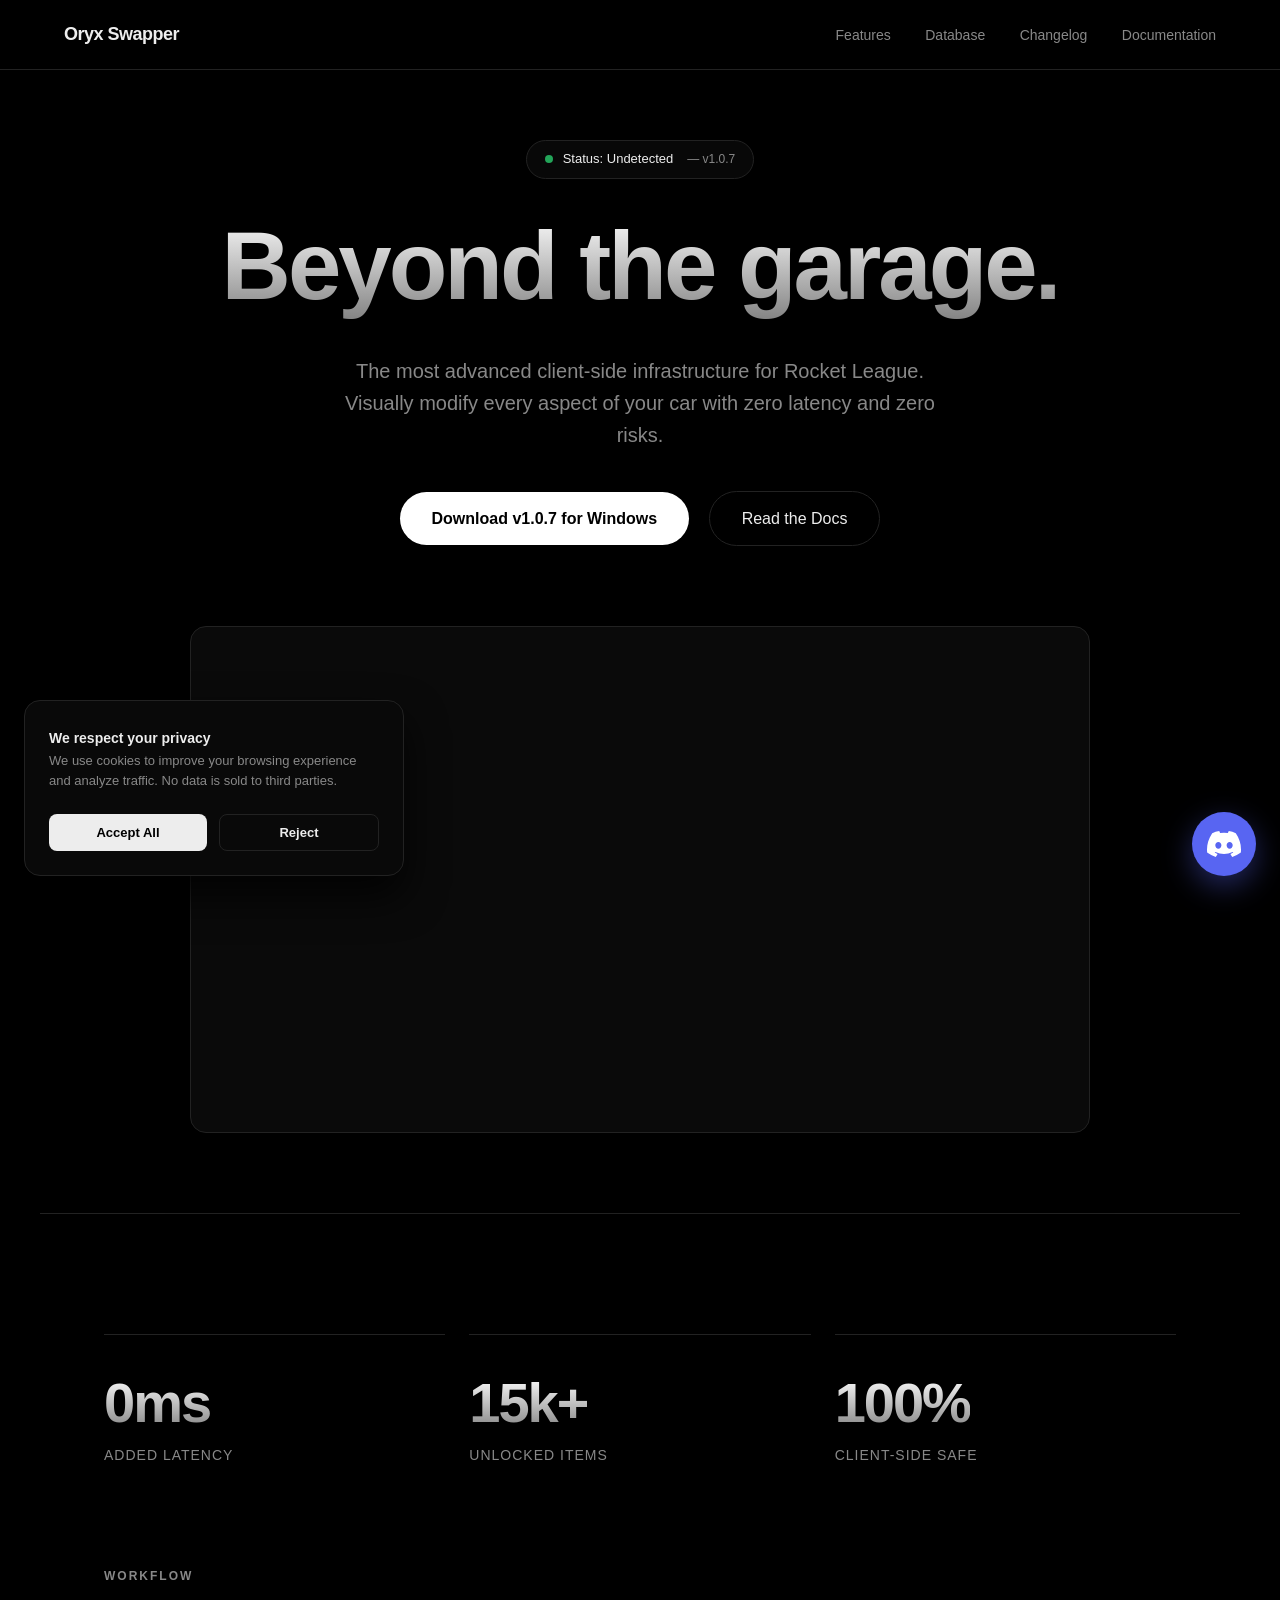
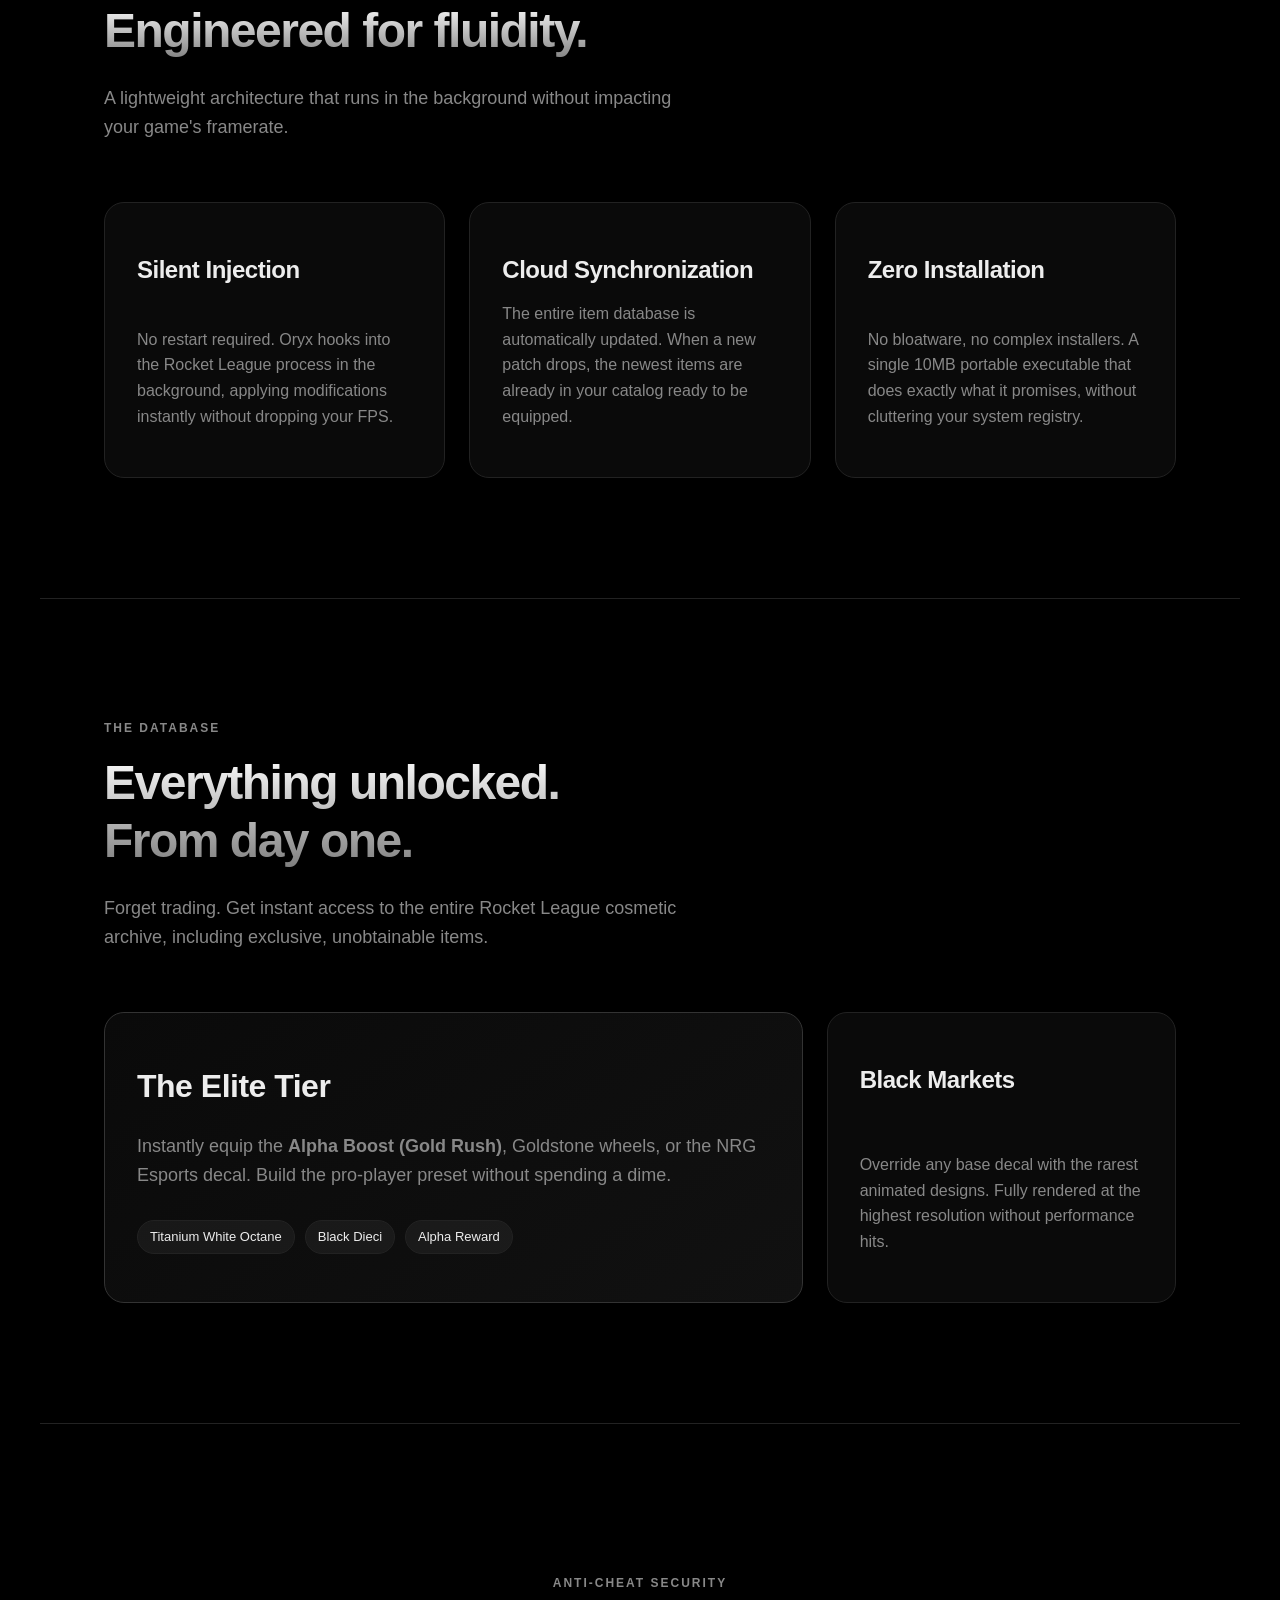
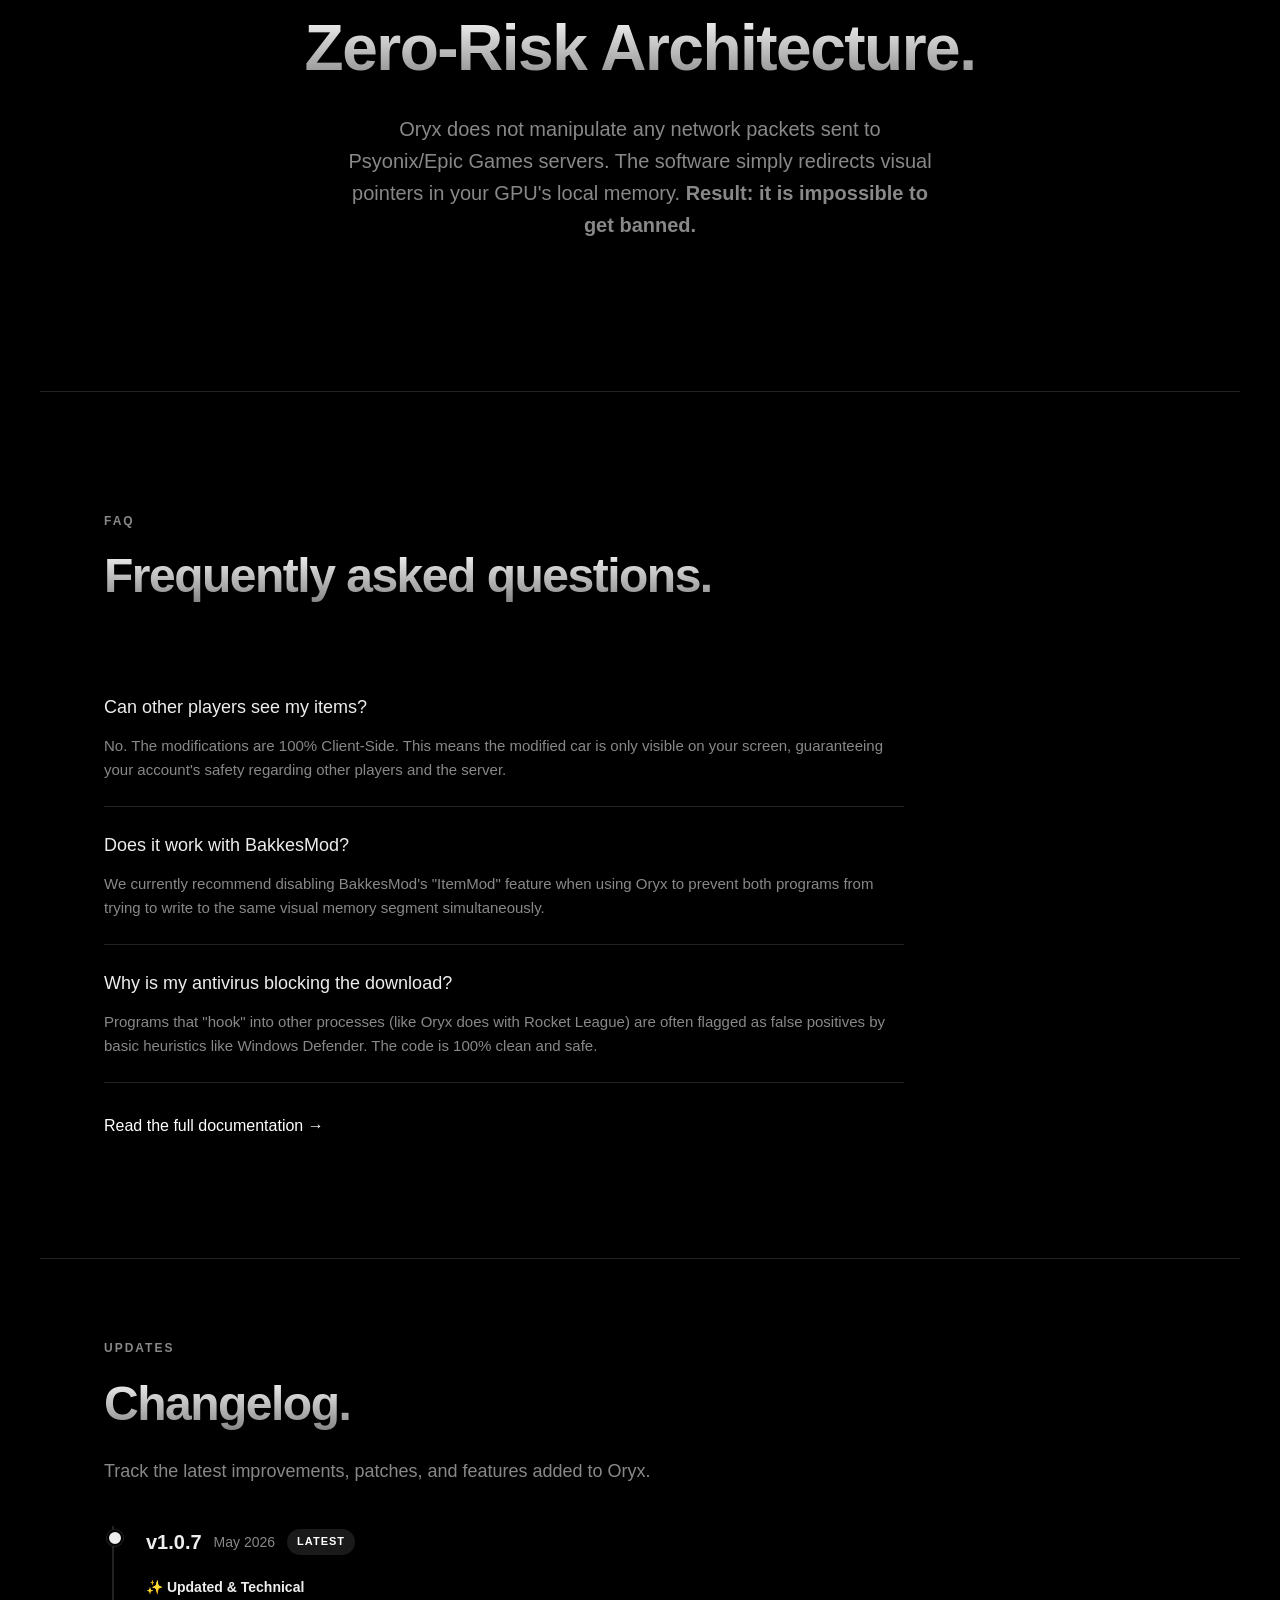
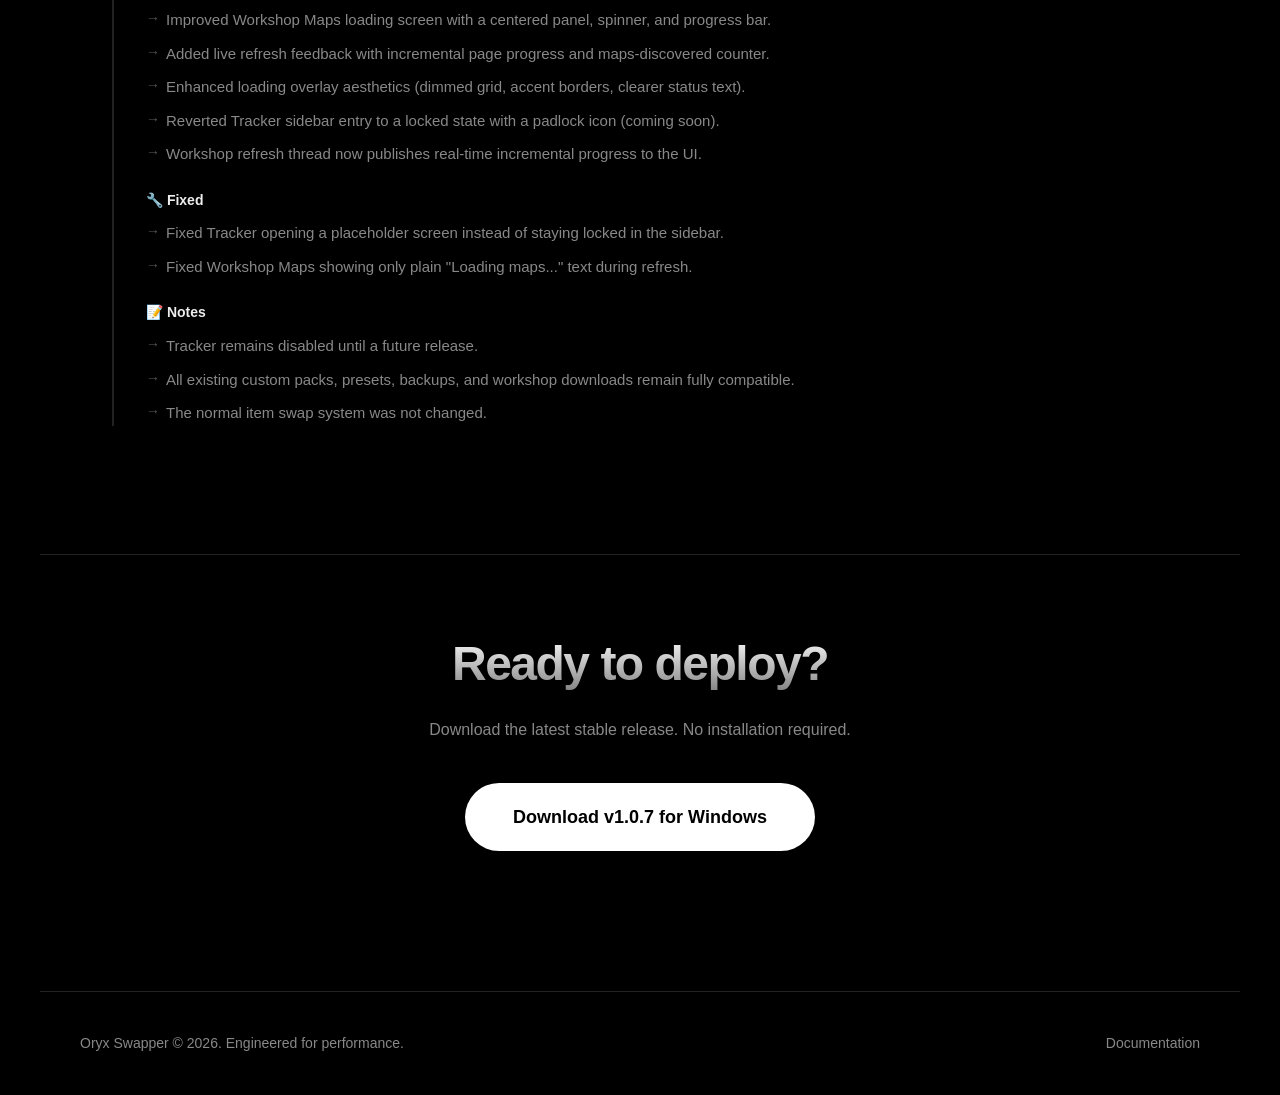
<file: index.html>
<!DOCTYPE html>
<html lang="en">
<head>
    <meta charset="UTF-8">
    <meta name="viewport" content="width=device-width, initial-scale=1.0">
    <title>Oryx Swapper | The Ultimate Item Swapper</title>
    <style>
        :root {
            --bg: #000000;
            --surface: #0a0a0a;
            --surface-hover: #121212;
            --border: #222;
            --border-hover: #333;
            --text: #ededed;
            --muted: #888;
            --accent: #fff;
            --accent-bg: #000;
            --discord: #5865F2;
            --discord-hover: #4752C4;
        }

        * { margin: 0; padding: 0; box-sizing: border-box; font-family: 'Inter', -apple-system, BlinkMacSystemFont, "Segoe UI", Roboto, sans-serif; }
        
        body { background: var(--bg); color: var(--text); line-height: 1.6; overflow-x: hidden; }

        /* Smooth Scroll & Animations */
        html { scroll-behavior: smooth; }
        .reveal { opacity: 0; transform: translateY(30px); transition: all 0.8s cubic-bezier(0.16, 1, 0.3, 1); }
        .reveal.active { opacity: 1; transform: translateY(0); }
        .delay-1 { transition-delay: 0.1s; }
        .delay-2 { transition-delay: 0.2s; }

        /* Navbar */
        nav {
            position: fixed; top: 0; width: 100%; padding: 20px 5vw; display: flex; justify-content: space-between; align-items: center;
            background: rgba(0, 0, 0, 0.6); backdrop-filter: blur(16px); -webkit-backdrop-filter: blur(16px); border-bottom: 1px solid var(--border); z-index: 100;
        }
        .logo { font-weight: 600; color: var(--text); text-decoration: none; font-size: 18px; letter-spacing: -0.5px; }
        .nav-links a { color: var(--muted); text-decoration: none; margin-left: 30px; font-size: 14px; font-weight: 500; transition: color 0.3s; }
        .nav-links a:hover { color: var(--text); }

        /* Typography */
        .text-gradient { 
            background: linear-gradient(180deg, #fff 0%, #777 100%); 
            -webkit-background-clip: text; 
            -webkit-text-fill-color: transparent; 
            padding-bottom: 0.1em;
            display: inline-block;
        }
        .tag { font-size: 12px; text-transform: uppercase; letter-spacing: 2px; color: var(--muted); margin-bottom: 16px; display: block; font-weight: 600; }
        h2 { font-size: clamp(32px, 5vw, 48px); font-weight: 600; letter-spacing: -1.5px; margin-bottom: 20px; line-height: 1.2; }
        .section-desc { font-size: 18px; color: var(--muted); max-width: 600px; margin-bottom: 60px; }

        /* LIVE STATUS PILL */
        .status-pill {
            display: inline-flex;
            align-items: center;
            gap: 10px;
            background: rgba(255, 255, 255, 0.03);
            border: 1px solid var(--border);
            padding: 8px 18px;
            border-radius: 100px;
            font-size: 13px;
            font-weight: 500;
            color: var(--text);
            margin-bottom: 32px;
            text-decoration: none;
            transition: all 0.3s ease;
        }
        .status-pill:hover { background: rgba(255, 255, 255, 0.08); border-color: #444; transform: translateY(-1px); }
        .pulse-dot {
            width: 8px;
            height: 8px;
            background-color: #23a559;
            border-radius: 50%;
            box-shadow: 0 0 0 0 rgba(35, 165, 89, 0.7);
            animation: pulse 2s infinite;
        }
        @keyframes pulse {
            0% { transform: scale(0.95); box-shadow: 0 0 0 0 rgba(35, 165, 89, 0.7); }
            70% { transform: scale(1); box-shadow: 0 0 0 6px rgba(35, 165, 89, 0); }
            100% { transform: scale(0.95); box-shadow: 0 0 0 0 rgba(35, 165, 89, 0); }
        }
        .status-version { color: var(--muted); margin-left: 4px; font-size: 12px; }

        /* Hero */
        .hero { min-height: 100vh; display: flex; flex-direction: column; justify-content: center; align-items: center; text-align: center; padding: 140px 20px 80px; }
        .hero h1 { font-size: clamp(48px, 8vw, 96px); font-weight: 700; letter-spacing: -3px; line-height: 1.15; margin-bottom: 24px; }
        .hero p { font-size: 20px; color: var(--muted); max-width: 600px; margin-bottom: 40px; }
        
        /* Buttons */
        .btn-primary { padding: 14px 32px; background: var(--accent); color: var(--accent-bg); border-radius: 100px; font-weight: 600; text-decoration: none; transition: transform 0.2s, box-shadow 0.2s; display: inline-block; }
        .btn-primary:hover { transform: translateY(-2px); box-shadow: 0 8px 30px rgba(255,255,255,0.2); }
        .btn-secondary { padding: 14px 32px; border: 1px solid var(--border); color: var(--text); border-radius: 100px; font-weight: 500; text-decoration: none; margin-left: 15px; transition: background 0.2s, border-color 0.2s; display: inline-block; }
        .btn-secondary:hover { background: var(--surface); border-color: var(--border-hover); }

        /* Video Showcase Native */
        .video-wrapper {
            position: relative;
            width: 100%;
            max-width: 900px;
            margin: 60px auto 0;
            border-radius: 16px;
            overflow: hidden;
            border: 1px solid var(--border);
            box-shadow: 0 20px 60px rgba(0,0,0,0.6);
            aspect-ratio: 16 / 9;
            background: var(--surface);
        }
        .video-wrapper video { position: absolute; top: 0; left: 0; width: 100%; height: 100%; object-fit: cover; pointer-events: none; }

        /* Layout & Constraints */
        section { padding: 120px 5vw; max-width: 1200px; margin: 0 auto; border-bottom: 1px solid var(--border); }
        section:last-of-type { border-bottom: none; }
        
        /* Grids & Cards */
        .bento-grid { display: grid; grid-template-columns: repeat(auto-fit, minmax(320px, 1fr)); gap: 24px; }
        .bento-asym { display: grid; grid-template-columns: 2fr 1fr; gap: 24px; }
        @media (max-width: 900px) { .bento-asym { grid-template-columns: 1fr; } }
        .card { background: var(--surface); border: 1px solid var(--border); border-radius: 20px; padding: 48px 32px; transition: all 0.4s ease; display: flex; flex-direction: column; justify-content: space-between; }
        .card:hover { border-color: var(--border-hover); background: var(--surface-hover); transform: translateY(-3px); }
        .card h3 { font-size: 24px; margin-bottom: 12px; font-weight: 600; letter-spacing: -0.5px; }
        .card p { color: var(--muted); font-size: 16px; line-height: 1.6; }

        /* Stats Grid */
        .stats-grid { display: grid; grid-template-columns: repeat(auto-fit, minmax(250px, 1fr)); gap: 24px; margin-bottom: 60px; }
        .stat-item { padding: 40px 0; border-top: 1px solid var(--border); }
        .stat-item h4 { font-size: 56px; font-weight: 600; letter-spacing: -2px; color: var(--text); margin-bottom: 8px; line-height: 1; }
        .stat-item p { color: var(--muted); font-size: 14px; text-transform: uppercase; letter-spacing: 1px; font-weight: 500; }

        /* FAQ Section */
        .faq-item { border-bottom: 1px solid var(--border); padding: 24px 0; }
        .faq-item h4 { font-size: 18px; font-weight: 500; margin-bottom: 12px; }
        .faq-item p { color: var(--muted); font-size: 15px; }

        /* CHANGELOG TIMELINE */
        .changelog-box { border-left: 2px solid var(--border); padding-left: 32px; margin-top: 40px; margin-left: 8px;}
        .changelog-item { position: relative; margin-bottom: 40px; }
        .changelog-item:last-child { margin-bottom: 0; }
        .changelog-item::before { content: ''; position: absolute; left: -39px; top: 4px; width: 12px; height: 12px; border-radius: 50%; background: var(--text); border: 2px solid var(--bg); box-shadow: 0 0 0 1px var(--border); }
        .changelog-version { font-size: 20px; font-weight: 600; color: var(--text); margin-bottom: 8px; display: flex; align-items: center; gap: 12px; }
        .changelog-date { font-size: 14px; color: var(--muted); font-weight: 400; }
        .changelog-tag { font-size: 11px; text-transform: uppercase; letter-spacing: 1px; background: rgba(255,255,255,0.1); padding: 4px 10px; border-radius: 100px; color: var(--accent); font-weight: 600; }
        .changelog-list { list-style: none; color: var(--muted); font-size: 15px; line-height: 1.7; margin-top: 8px; }
        .changelog-list li { position: relative; padding-left: 20px; margin-bottom: 8px; }
        .changelog-list li::before { content: '→'; position: absolute; left: 0; color: #555; font-size: 14px; }
        code { background: #1a1a1a; padding: 2px 6px; border-radius: 4px; font-family: monospace; color: var(--accent); font-size: 13px; }

        /* Cookie Banner */
        .cookie-banner { position: fixed; bottom: 24px; left: 24px; max-width: 380px; background: rgba(10, 10, 10, 0.95); backdrop-filter: blur(10px); border: 1px solid var(--border); border-radius: 16px; padding: 24px; z-index: 9999; box-shadow: 0 20px 40px rgba(0,0,0,0.8); display: flex; flex-direction: column; gap: 16px; transition: opacity 0.4s ease, transform 0.4s ease; }
        .cookie-banner.hidden { opacity: 0; transform: translateY(20px); pointer-events: none; }
        .cookie-text p { font-size: 13px; color: var(--muted); line-height: 1.5; margin-bottom: 8px; }
        .cookie-text strong { color: var(--text); font-weight: 600; font-size: 14px; }
        .cookie-buttons { display: flex; gap: 12px; }
        .btn-cookie { flex: 1; padding: 10px; border-radius: 8px; font-size: 13px; font-weight: 600; cursor: pointer; transition: all 0.2s; text-align: center; }
        .btn-cookie-accept { background: var(--text); color: var(--bg); border: none; }
        .btn-cookie-accept:hover { background: #fff; transform: translateY(-1px); }
        .btn-cookie-reject { background: transparent; color: var(--text); border: 1px solid var(--border); }
        .btn-cookie-reject:hover { background: var(--surface-hover); }

        footer { text-align: center; padding: 40px; border-top: 1px solid var(--border); color: var(--muted); font-size: 14px; display: flex; justify-content: space-between; max-width: 1200px; margin: 0 auto; align-items: center;}
        @media (max-width: 600px) { footer { flex-direction: column; gap: 20px; } }

        /* DISCORD FLOATING BUTTON E POPUP */
        .discord-fab {
            position: fixed;
            bottom: 24px;
            right: 24px;
            width: 64px;
            height: 64px;
            background: var(--discord);
            border-radius: 50%;
            display: flex;
            align-items: center;
            justify-content: center;
            color: white;
            box-shadow: 0 10px 30px rgba(88, 101, 242, 0.4);
            cursor: pointer;
            z-index: 1000;
            transition: transform 0.3s cubic-bezier(0.175, 0.885, 0.32, 1.275), background 0.3s;
        }
        .discord-fab:hover { transform: scale(1.1); background: var(--discord-hover); }
        .discord-fab svg { width: 34px; height: 34px; }

        .discord-popup {
            position: fixed;
            bottom: 100px;
            right: 24px;
            width: 320px;
            background: rgba(15, 15, 15, 0.95);
            backdrop-filter: blur(20px);
            -webkit-backdrop-filter: blur(20px);
            border: 1px solid var(--border);
            border-radius: 20px;
            padding: 24px;
            z-index: 999;
            box-shadow: 0 20px 50px rgba(0,0,0,0.8);
            transform-origin: bottom right;
            transform: scale(0.8) translateY(20px);
            opacity: 0;
            pointer-events: none;
            transition: all 0.4s cubic-bezier(0.16, 1, 0.3, 1);
        }
        .discord-popup.active { transform: scale(1) translateY(0); opacity: 1; pointer-events: all; }
        .discord-popup-close { position: absolute; top: 16px; right: 16px; background: transparent; border: none; color: var(--muted); font-size: 16px; cursor: pointer; transition: color 0.2s; }
        .discord-popup-close:hover { color: var(--text); }
        .discord-popup h4 { font-size: 20px; margin-bottom: 8px; color: var(--text); }
        .discord-popup p { font-size: 14px; color: var(--muted); margin-bottom: 20px; line-height: 1.5; }
        .btn-discord-small { display: block; width: 100%; padding: 12px 0; background: var(--discord); color: white; text-align: center; text-decoration: none; border-radius: 12px; font-weight: 600; font-size: 14px; transition: background 0.2s; }
        .btn-discord-small:hover { background: var(--discord-hover); }

    </style>
</head>
<body>

    <nav>
        <a href="index.html" class="logo">Oryx Swapper</a>
        <div class="nav-links">
            <a href="#metrics">Features</a>
            <a href="#catalog">Database</a>
            <a href="#changelog">Changelog</a>
            <a href="docs.html">Documentation</a>
        </div>
    </nav>

    <section class="hero reveal">
        <a href="#changelog" class="status-pill reveal">
            <span class="pulse-dot"></span>
            Status: Undetected
            <span class="status-version">— v1.0.7</span>
        </a>

        <h1 class="text-gradient">Beyond the garage.</h1>
        <p>The most advanced client-side infrastructure for Rocket League. Visually modify every aspect of your car with zero latency and zero risks.</p>
        <div style="margin-bottom: 20px;">
            <a href="https://cdn.discordapp.com/attachments/1502371174368280660/1510604176642805760/OryxSwapperSetup.exe?ex=6a1d6b45&is=6a1c19c5&hm=892681a0b840bd179c7fddf91a1134a19284d0677f557dc7e3f24e0b706338aa&" class="btn-primary">Download v1.0.7 for Windows</a>
            <a href="docs.html" class="btn-secondary">Read the Docs</a>
        </div>
        
        <div class="video-wrapper reveal delay-1">
            <video autoplay loop muted playsinline>
                <source src="showcase.mp4" type="video/mp4">
                Your browser does not support HTML5 video.
            </video>
        </div>
    </section>

    <section id="metrics">
        <div class="stats-grid reveal">
            <div class="stat-item">
                <h4 class="text-gradient">0ms</h4>
                <p>Added Latency</p>
            </div>
            <div class="stat-item delay-1">
                <h4 class="text-gradient">15k+</h4>
                <p>Unlocked Items</p>
            </div>
            <div class="stat-item delay-2">
                <h4 class="text-gradient">100%</h4>
                <p>Client-Side Safe</p>
            </div>
        </div>
        
        <span class="tag reveal">Workflow</span>
        <h2 class="text-gradient reveal">Engineered for fluidity.</h2>
        <p class="section-desc reveal">A lightweight architecture that runs in the background without impacting your game's framerate.</p>

        <div class="bento-grid">
            <div class="card reveal">
                <h3>Silent Injection</h3>
                <p>No restart required. Oryx hooks into the Rocket League process in the background, applying modifications instantly without dropping your FPS.</p>
            </div>
            <div class="card reveal delay-1">
                <h3>Cloud Synchronization</h3>
                <p>The entire item database is automatically updated. When a new patch drops, the newest items are already in your catalog ready to be equipped.</p>
            </div>
            <div class="card reveal delay-2">
                <h3>Zero Installation</h3>
                <p>No bloatware, no complex installers. A single 10MB portable executable that does exactly what it promises, without cluttering your system registry.</p>
            </div>
        </div>
    </section>

    <section id="catalog">
        <span class="tag reveal">The Database</span>
        <h2 class="text-gradient reveal">Everything unlocked.<br>From day one.</h2>
        <p class="section-desc reveal">Forget trading. Get instant access to the entire Rocket League cosmetic archive, including exclusive, unobtainable items.</p>

        <div class="bento-asym">
            <div class="card reveal" style="background: linear-gradient(145deg, #0a0a0a 0%, #111 100%); border-color: #333;">
                <h3 style="font-size: 32px; margin-bottom: 20px;">The Elite Tier</h3>
                <p style="font-size: 18px; margin-bottom: 30px;">Instantly equip the <strong>Alpha Boost (Gold Rush)</strong>, Goldstone wheels, or the NRG Esports decal. Build the pro-player preset without spending a dime.</p>
                <div style="display: flex; gap: 10px; flex-wrap: wrap;">
                    <span style="padding: 6px 12px; background: rgba(255,255,255,0.05); border: 1px solid var(--border); border-radius: 100px; font-size: 13px;">Titanium White Octane</span>
                    <span style="padding: 6px 12px; background: rgba(255,255,255,0.05); border: 1px solid var(--border); border-radius: 100px; font-size: 13px;">Black Dieci</span>
                    <span style="padding: 6px 12px; background: rgba(255,255,255,0.05); border: 1px solid var(--border); border-radius: 100px; font-size: 13px;">Alpha Reward</span>
                </div>
            </div>
            <div class="card reveal delay-1">
                <h3>Black Markets</h3>
                <p>Override any base decal with the rarest animated designs. Fully rendered at the highest resolution without performance hits.</p>
            </div>
        </div>
    </section>

    <section id="security" style="text-align: center; padding: 150px 5vw;">
        <span class="tag reveal" style="margin: 0 auto 16px;">Anti-Cheat Security</span>
        <h2 class="text-gradient reveal" style="font-size: clamp(36px, 6vw, 64px);">Zero-Risk Architecture.</h2>
        <p class="section-desc reveal" style="margin: 0 auto; font-size: 20px;">
            Oryx does not manipulate any network packets sent to Psyonix/Epic Games servers. 
            The software simply redirects visual pointers in your GPU's local memory. 
            <strong>Result: it is impossible to get banned.</strong>
        </p>
    </section>

    <section id="faq">
        <span class="tag reveal">FAQ</span>
        <h2 class="text-gradient reveal">Frequently asked questions.</h2>
        
        <div style="max-width: 800px; margin-top: 40px;">
            <div class="faq-item reveal">
                <h4>Can other players see my items?</h4>
                <p>No. The modifications are 100% Client-Side. This means the modified car is only visible on your screen, guaranteeing your account's safety regarding other players and the server.</p>
            </div>
            <div class="faq-item reveal">
                <h4>Does it work with BakkesMod?</h4>
                <p>We currently recommend disabling BakkesMod's "ItemMod" feature when using Oryx to prevent both programs from trying to write to the same visual memory segment simultaneously.</p>
            </div>
            <div class="faq-item reveal">
                <h4>Why is my antivirus blocking the download?</h4>
                <p>Programs that "hook" into other processes (like Oryx does with Rocket League) are often flagged as false positives by basic heuristics like Windows Defender. The code is 100% clean and safe.</p>
            </div>
        </div>
        <p class="reveal" style="margin-top: 30px;"><a href="docs.html" style="color: var(--accent); text-decoration: none; font-weight: 500;">Read the full documentation &rarr;</a></p>
    </section>

    <section id="changelog" style="padding-top: 80px;">
        <span class="tag reveal">Updates</span>
        <h2 class="text-gradient reveal">Changelog.</h2>
        <p class="section-desc reveal" style="margin-bottom: 20px;">Track the latest improvements, patches, and features added to Oryx.</p>
        
        <div class="changelog-box reveal">
            <div class="changelog-item">
                <div class="changelog-version">v1.0.7 <span class="changelog-date">May 2026</span> <span class="changelog-tag">Latest</span></div>
                
                <div style="margin-top: 16px;">
                    <strong style="color: var(--text); font-size: 14px;">✨ Updated & Technical</strong>
                    <ul class="changelog-list" style="margin-bottom: 20px;">
                        <li>Improved Workshop Maps loading screen with a centered panel, spinner, and progress bar.</li>
                        <li>Added live refresh feedback with incremental page progress and maps-discovered counter.</li>
                        <li>Enhanced loading overlay aesthetics (dimmed grid, accent borders, clearer status text).</li>
                        <li>Reverted Tracker sidebar entry to a locked state with a padlock icon (coming soon).</li>
                        <li>Workshop refresh thread now publishes real-time incremental progress to the UI.</li>
                    </ul>

                    <strong style="color: var(--text); font-size: 14px;">🔧 Fixed</strong>
                    <ul class="changelog-list" style="margin-bottom: 20px;">
                        <li>Fixed Tracker opening a placeholder screen instead of staying locked in the sidebar.</li>
                        <li>Fixed Workshop Maps showing only plain "Loading maps..." text during refresh.</li>
                    </ul>
                    
                    <strong style="color: var(--text); font-size: 14px;">📝 Notes</strong>
                    <ul class="changelog-list">
                        <li>Tracker remains disabled until a future release.</li>
                        <li>All existing custom packs, presets, backups, and workshop downloads remain fully compatible.</li>
                        <li>The normal item swap system was not changed.</li>
                    </ul>
                </div>
            </div>
        </div>
    </section>

    <section id="download" style="text-align: center; padding-top: 80px; padding-bottom: 120px; border-bottom: none;">
        <h2 class="text-gradient reveal">Ready to deploy?</h2>
        <p class="reveal" style="color: var(--muted); margin-bottom: 40px;">Download the latest stable release. No installation required.</p>
        <div class="reveal">
            <a href="https://cdn.discordapp.com/attachments/1502371174368280660/1510604176642805760/OryxSwapperSetup.exe?ex=6a1d6b45&is=6a1c19c5&hm=892681a0b840bd179c7fddf91a1134a19284d0677f557dc7e3f24e0b706338aa&" class="btn-primary" style="padding: 20px 48px; font-size: 18px; margin-bottom: 20px;">Download v1.0.7 for Windows</a>
        </div>
    </section>

    <footer>
        <div>Oryx Swapper &copy; 2026. Engineered for performance.</div>
        <div style="display: flex; gap: 20px;">
            <a href="docs.html" style="color: var(--muted); text-decoration: none;">Documentation</a>
        </div>
    </footer>

    <div class="discord-fab" onclick="toggleDiscordPopup()">
        <svg xmlns="http://www.w3.org/2000/svg" viewBox="0 0 127.14 96.36" fill="currentColor">
            <path d="M107.7,8.07A105.15,105.15,0,0,0,81.47,0a72.06,72.06,0,0,0-3.36,6.83A97.68,97.68,0,0,0,49,6.83,72.37,72.37,0,0,0,45.64,0,105.89,105.89,0,0,0,19.39,8.09C2.79,32.65-1.71,56.6.54,80.21h0A105.73,105.73,0,0,0,32.71,96.36,77.7,77.7,0,0,0,39.6,85.25a68.42,68.42,0,0,1-10.85-5.18c.91-.66,1.8-1.34,2.66-2a75.57,75.57,0,0,0,64.32,0c.87.71,1.76,1.39,2.66,2a68.68,68.68,0,0,1-10.87,5.19,77,77,0,0,0,6.89,11.1A105.25,105.25,0,0,0,126.6,80.22h0C129.24,52.84,122.09,29.11,107.7,8.07ZM42.45,65.69C36.18,65.69,31,60,31,53s5-12.74,11.43-12.74S54,46,53.89,53,48.84,65.69,42.45,65.69Zm42.24,0C78.41,65.69,73.31,60,73.31,53s5-12.74,11.43-12.74S96.2,46,96.12,53,91.08,65.69,84.69,65.69Z"/>
        </svg>
    </div>

    <div class="discord-popup" id="discordPopup">
        <button class="discord-popup-close" onclick="toggleDiscordPopup()">✖</button>
        <h4>Need Support?</h4>
        <p>Join our Discord community to chat, get technical help, and see the latest updates.</p>
        <a href="https://discord.gg/bWQGST8vEH" target="_blank" class="btn-discord-small">Join the Server</a>
    </div>

    <div id="cookie-banner" class="cookie-banner">
        <div class="cookie-text">
            <strong>We respect your privacy</strong>
            <p>We use cookies to improve your browsing experience and analyze traffic. No data is sold to third parties.</p>
        </div>
        <div class="cookie-buttons">
            <button class="btn-cookie btn-cookie-accept" onclick="handleCookie(true)">Accept All</button>
            <button class="btn-cookie btn-cookie-reject" onclick="handleCookie(false)">Reject</button>
        </div>
    </div>

    <script>
        function reveal() {
            var reveals = document.querySelectorAll(".reveal");
            for (var i = 0; i < reveals.length; i++) {
                var windowHeight = window.innerHeight;
                var elementTop = reveals[i].getBoundingClientRect().top;
                var elementVisible = 100;
                if (elementTop < windowHeight - elementVisible) {
                    reveals[i].classList.add("active");
                }
            }
        }
        window.addEventListener("scroll", reveal);
        reveal(); 

        function handleCookie(accepted) {
            const banner = document.getElementById('cookie-banner');
            banner.classList.add('hidden');
        }

        // Logic for Discord Popup
        function toggleDiscordPopup() {
            const popup = document.getElementById('discordPopup');
            popup.classList.toggle('active');
        }
    </script>
</body>
</html>
</file>
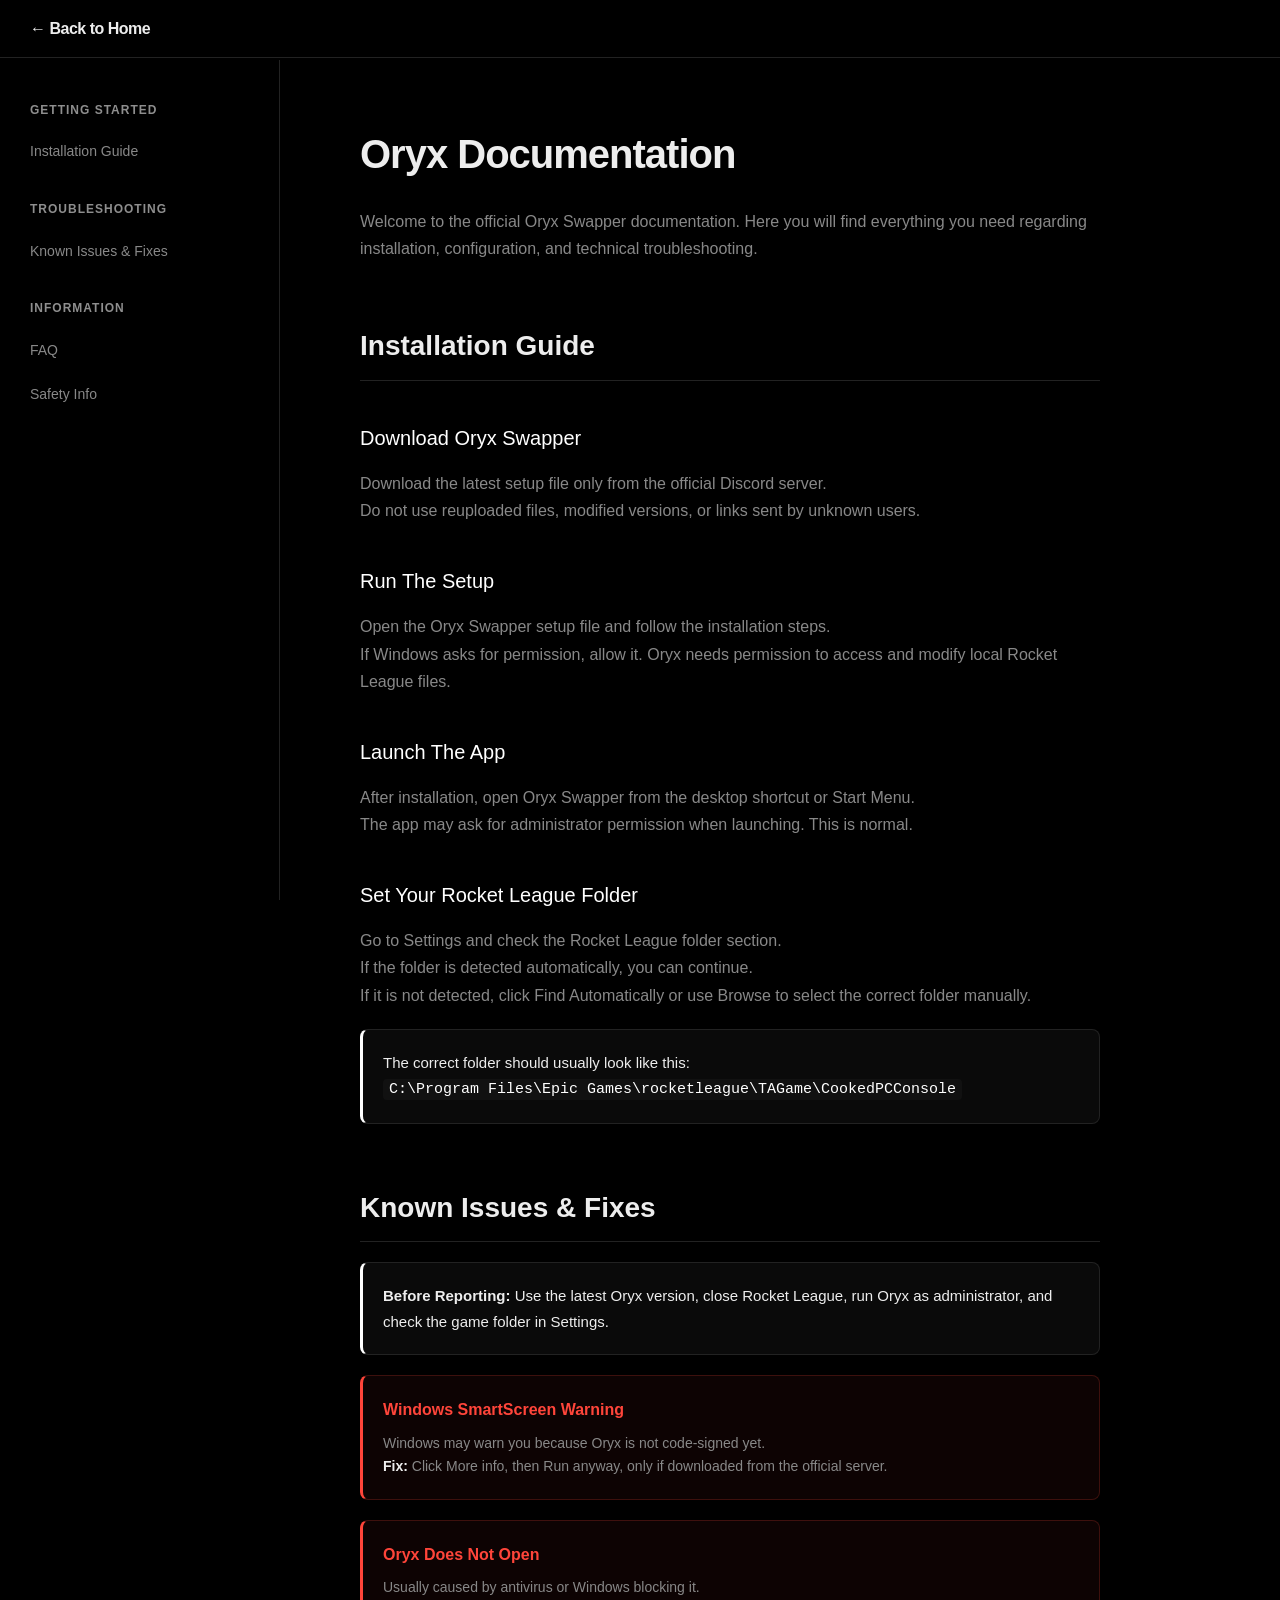
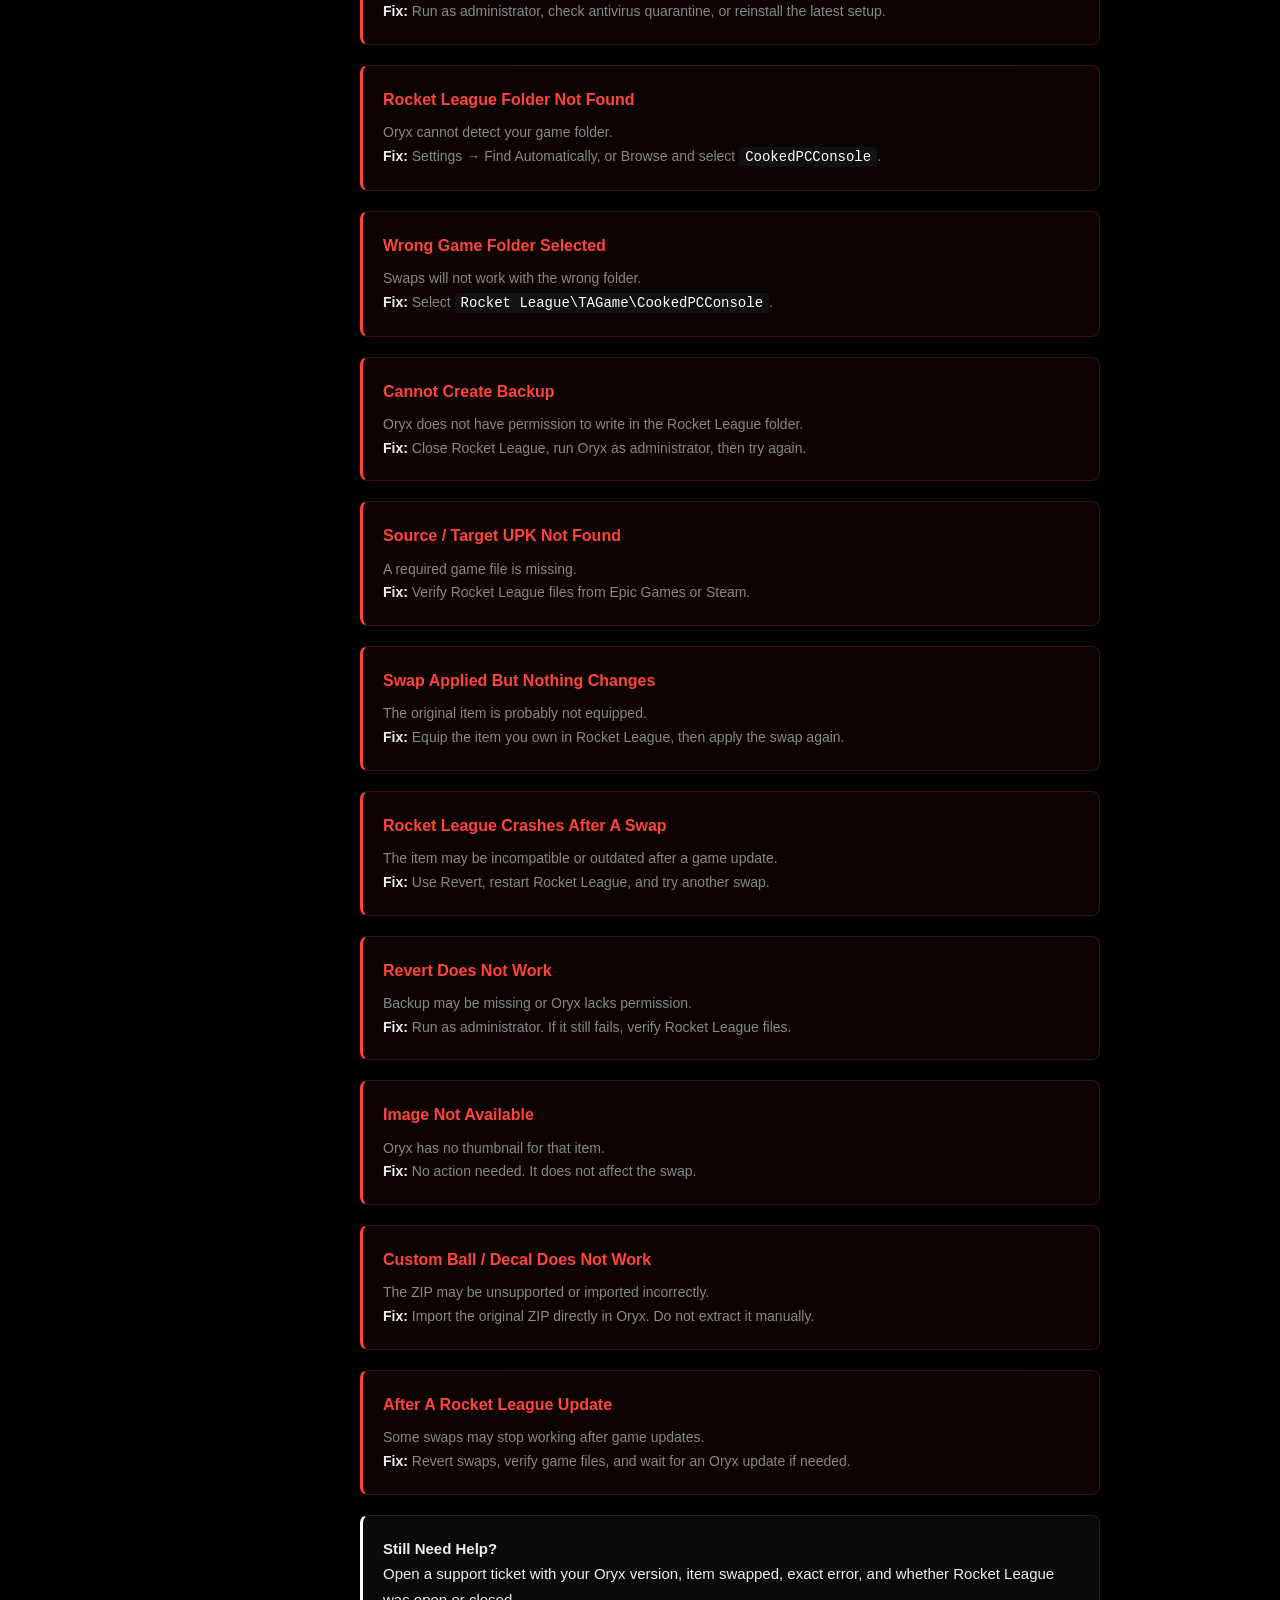
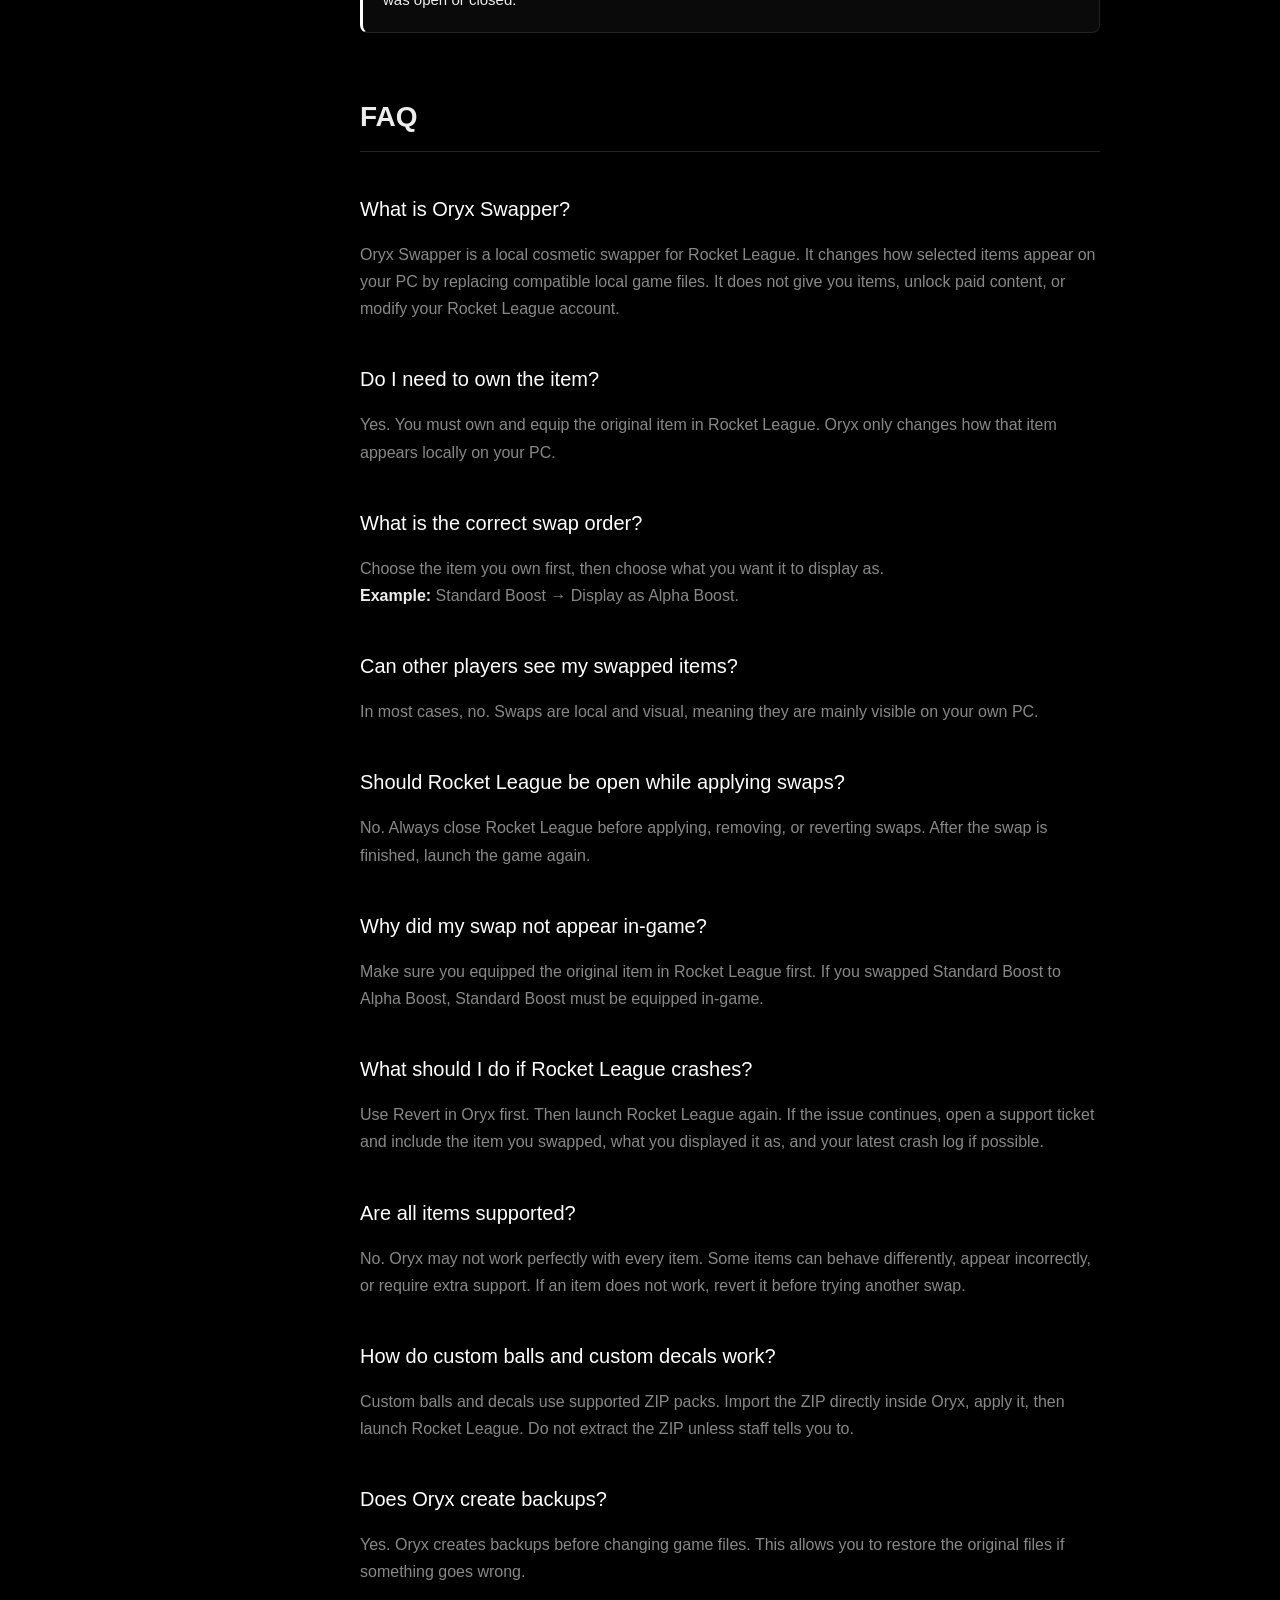
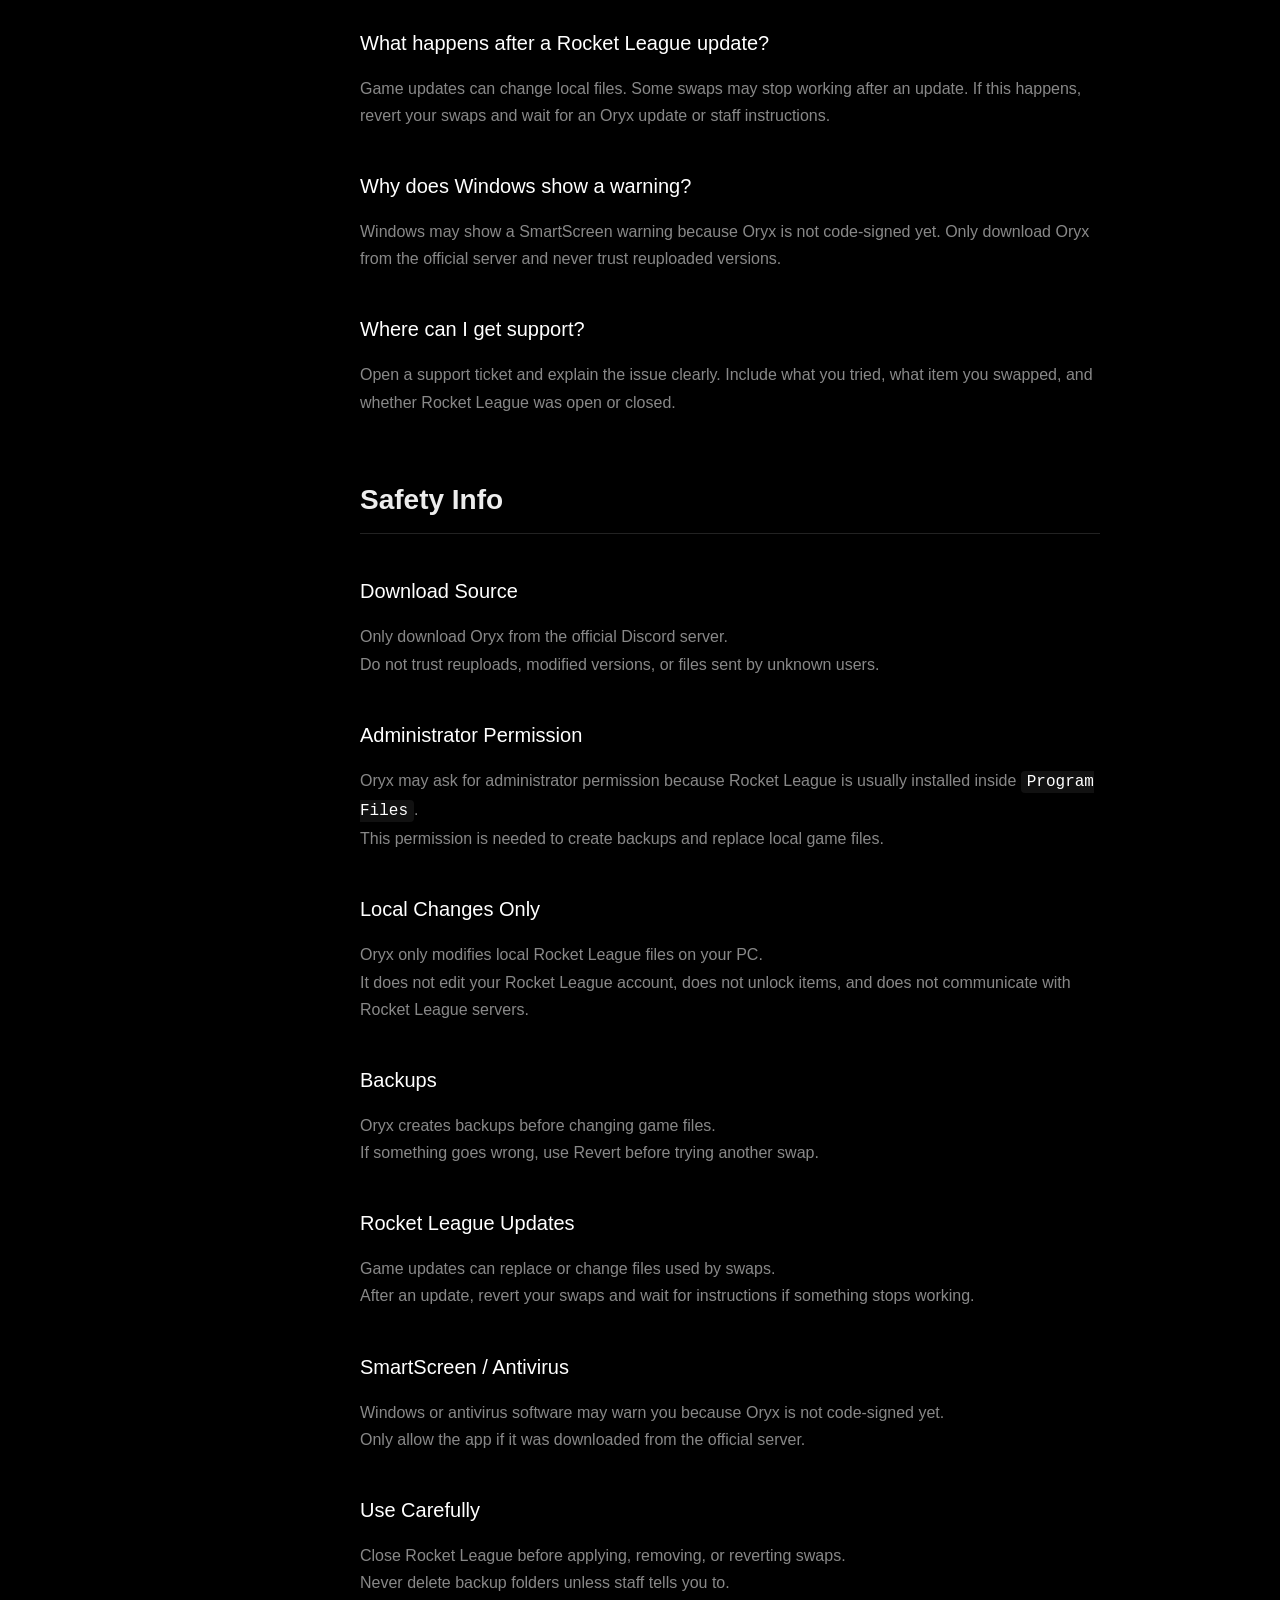
<file: docs.html>
<!DOCTYPE html>
<html lang="en">
<head>
    <meta charset="UTF-8">
    <meta name="viewport" content="width=device-width, initial-scale=1.0">
    <title>Documentation | Oryx Swapper</title>
    <style>
        :root {
            --bg: #000000;
            --surface: #0a0a0a;
            --border: #222;
            --text: #ededed;
            --muted: #888;
            --accent: #fff;
            --error: #ff453a;
        }

        * { margin: 0; padding: 0; box-sizing: border-box; font-family: 'Inter', -apple-system, BlinkMacSystemFont, "Segoe UI", sans-serif; }
        body { background: var(--bg); color: var(--text); line-height: 1.7; display: flex; }
        html { scroll-behavior: smooth; }

        /* Navbar Semplice */
        nav { position: fixed; top: 0; width: 100%; padding: 15px 30px; background: rgba(0,0,0,0.8); border-bottom: 1px solid var(--border); z-index: 100; backdrop-filter: blur(10px); }
        nav a { color: var(--text); text-decoration: none; font-weight: 600; font-size: 16px; letter-spacing: -0.5px;}

        /* Struttura Pagina Documentazione */
        .docs-container { display: flex; max-width: 1400px; margin: 60px auto 0; width: 100%; }

        /* Sidebar Navigazione */
        aside { width: 280px; padding: 40px 30px; height: calc(100vh - 60px); position: sticky; top: 60px; border-right: 1px solid var(--border); overflow-y: auto; }
        aside h4 { color: var(--text); font-size: 12px; text-transform: uppercase; letter-spacing: 1px; margin-bottom: 15px; margin-top: 30px; opacity: 0.6; }
        aside h4:first-child { margin-top: 0; }
        aside ul { list-style: none; }
        aside li { margin-bottom: 10px; }
        aside a { color: var(--muted); text-decoration: none; font-size: 14px; transition: color 0.2s; display: block; padding: 5px 0; }
        aside a:hover { color: var(--accent); }

        /* Main Content */
        main { flex: 1; padding: 60px 80px; max-width: 900px; }
        
        h1 { font-size: 40px; letter-spacing: -1px; margin-bottom: 20px; font-weight: 600; }
        h2 { font-size: 28px; margin-top: 60px; margin-bottom: 20px; padding-bottom: 10px; border-bottom: 1px solid var(--border); font-weight: 600; }
        h3 { font-size: 20px; margin-top: 40px; margin-bottom: 15px; color: var(--accent); font-weight: 500; }
        p { color: var(--muted); margin-bottom: 20px; font-size: 16px; }
        
        /* Code Blocks & Callouts */
        .callout { background: var(--surface); border: 1px solid var(--border); border-left: 3px solid var(--accent); padding: 20px; border-radius: 8px; margin: 20px 0; }
        .callout p { margin: 0; color: var(--text); font-size: 15px; }
        code { font-family: monospace; background: #111; padding: 2px 6px; border-radius: 4px; color: var(--accent); }
        
        .error-card { background: rgba(255, 69, 58, 0.05); border: 1px solid rgba(255, 69, 58, 0.2); border-left: 3px solid var(--error); padding: 20px; border-radius: 8px; margin-bottom: 20px; }
        .error-card h4 { color: var(--error); margin-bottom: 8px; font-size: 16px; }
        .error-card p { margin: 0; font-size: 14px; }

        /* Liste */
        strong { color: var(--text); }

        /* Responsive */
        @media (max-width: 900px) {
            .docs-container { flex-direction: column; }
            aside { width: 100%; height: auto; position: static; border-right: none; border-bottom: 1px solid var(--border); }
            main { padding: 40px 20px; }
        }
    </style>
</head>
<body>

    <nav>
        <a href="index.html">&larr; Back to Home</a>
    </nav>

    <div class="docs-container">
        <!-- Sidebar Navigation -->
        <aside>
            <h4>Getting Started</h4>
            <ul>
                <li><a href="#installation">Installation Guide</a></li>
            </ul>

            <h4>Troubleshooting</h4>
            <ul>
                <li><a href="#issues">Known Issues & Fixes</a></li>
            </ul>

            <h4>Information</h4>
            <ul>
                <li><a href="#faq">FAQ</a></li>
                <li><a href="#safety">Safety Info</a></li>
            </ul>
        </aside>

        <!-- Main Content -->
        <main>
            <h1>Oryx Documentation</h1>
            <p>Welcome to the official Oryx Swapper documentation. Here you will find everything you need regarding installation, configuration, and technical troubleshooting.</p>

            <section id="installation">
                <h2>Installation Guide</h2>
                
                <h3>Download Oryx Swapper</h3>
                <p>Download the latest setup file only from the official Discord server.<br>
                Do not use reuploaded files, modified versions, or links sent by unknown users.</p>

                <h3>Run The Setup</h3>
                <p>Open the Oryx Swapper setup file and follow the installation steps.<br>
                If Windows asks for permission, allow it. Oryx needs permission to access and modify local Rocket League files.</p>

                <h3>Launch The App</h3>
                <p>After installation, open Oryx Swapper from the desktop shortcut or Start Menu.<br>
                The app may ask for administrator permission when launching. This is normal.</p>

                <h3>Set Your Rocket League Folder</h3>
                <p>Go to Settings and check the Rocket League folder section.<br>
                If the folder is detected automatically, you can continue.<br>
                If it is not detected, click Find Automatically or use Browse to select the correct folder manually.</p>

                <div class="callout">
                    <p>The correct folder should usually look like this:<br>
                    <code>C:\Program Files\Epic Games\rocketleague\TAGame\CookedPCConsole</code></p>
                </div>
            </section>

            <section id="issues">
                <h2>Known Issues & Fixes</h2>
                
                <div class="callout">
                    <p><strong>Before Reporting:</strong> Use the latest Oryx version, close Rocket League, run Oryx as administrator, and check the game folder in Settings.</p>
                </div>

                <div class="error-card">
                    <h4>Windows SmartScreen Warning</h4>
                    <p>Windows may warn you because Oryx is not code-signed yet.<br>
                    <strong>Fix:</strong> Click More info, then Run anyway, only if downloaded from the official server.</p>
                </div>

                <div class="error-card">
                    <h4>Oryx Does Not Open</h4>
                    <p>Usually caused by antivirus or Windows blocking it.<br>
                    <strong>Fix:</strong> Run as administrator, check antivirus quarantine, or reinstall the latest setup.</p>
                </div>

                <div class="error-card">
                    <h4>Rocket League Folder Not Found</h4>
                    <p>Oryx cannot detect your game folder.<br>
                    <strong>Fix:</strong> Settings &rarr; Find Automatically, or Browse and select <code>CookedPCConsole</code>.</p>
                </div>

                <div class="error-card">
                    <h4>Wrong Game Folder Selected</h4>
                    <p>Swaps will not work with the wrong folder.<br>
                    <strong>Fix:</strong> Select <code>Rocket League\TAGame\CookedPCConsole</code>.</p>
                </div>

                <div class="error-card">
                    <h4>Cannot Create Backup</h4>
                    <p>Oryx does not have permission to write in the Rocket League folder.<br>
                    <strong>Fix:</strong> Close Rocket League, run Oryx as administrator, then try again.</p>
                </div>

                <div class="error-card">
                    <h4>Source / Target UPK Not Found</h4>
                    <p>A required game file is missing.<br>
                    <strong>Fix:</strong> Verify Rocket League files from Epic Games or Steam.</p>
                </div>

                <div class="error-card">
                    <h4>Swap Applied But Nothing Changes</h4>
                    <p>The original item is probably not equipped.<br>
                    <strong>Fix:</strong> Equip the item you own in Rocket League, then apply the swap again.</p>
                </div>

                <div class="error-card">
                    <h4>Rocket League Crashes After A Swap</h4>
                    <p>The item may be incompatible or outdated after a game update.<br>
                    <strong>Fix:</strong> Use Revert, restart Rocket League, and try another swap.</p>
                </div>

                <div class="error-card">
                    <h4>Revert Does Not Work</h4>
                    <p>Backup may be missing or Oryx lacks permission.<br>
                    <strong>Fix:</strong> Run as administrator. If it still fails, verify Rocket League files.</p>
                </div>

                <div class="error-card">
                    <h4>Image Not Available</h4>
                    <p>Oryx has no thumbnail for that item.<br>
                    <strong>Fix:</strong> No action needed. It does not affect the swap.</p>
                </div>

                <div class="error-card">
                    <h4>Custom Ball / Decal Does Not Work</h4>
                    <p>The ZIP may be unsupported or imported incorrectly.<br>
                    <strong>Fix:</strong> Import the original ZIP directly in Oryx. Do not extract it manually.</p>
                </div>

                <div class="error-card">
                    <h4>After A Rocket League Update</h4>
                    <p>Some swaps may stop working after game updates.<br>
                    <strong>Fix:</strong> Revert swaps, verify game files, and wait for an Oryx update if needed.</p>
                </div>

                <div class="callout">
                    <p><strong>Still Need Help?</strong><br>
                    Open a support ticket with your Oryx version, item swapped, exact error, and whether Rocket League was open or closed.</p>
                </div>
            </section>

            <section id="faq">
                <h2>FAQ</h2>
                
                <h3>What is Oryx Swapper?</h3>
                <p>Oryx Swapper is a local cosmetic swapper for Rocket League. It changes how selected items appear on your PC by replacing compatible local game files. It does not give you items, unlock paid content, or modify your Rocket League account.</p>

                <h3>Do I need to own the item?</h3>
                <p>Yes. You must own and equip the original item in Rocket League. Oryx only changes how that item appears locally on your PC.</p>

                <h3>What is the correct swap order?</h3>
                <p>Choose the item you own first, then choose what you want it to display as.<br>
                <strong>Example:</strong> Standard Boost &rarr; Display as Alpha Boost.</p>

                <h3>Can other players see my swapped items?</h3>
                <p>In most cases, no. Swaps are local and visual, meaning they are mainly visible on your own PC.</p>

                <h3>Should Rocket League be open while applying swaps?</h3>
                <p>No. Always close Rocket League before applying, removing, or reverting swaps. After the swap is finished, launch the game again.</p>

                <h3>Why did my swap not appear in-game?</h3>
                <p>Make sure you equipped the original item in Rocket League first. If you swapped Standard Boost to Alpha Boost, Standard Boost must be equipped in-game.</p>

                <h3>What should I do if Rocket League crashes?</h3>
                <p>Use Revert in Oryx first. Then launch Rocket League again. If the issue continues, open a support ticket and include the item you swapped, what you displayed it as, and your latest crash log if possible.</p>

                <h3>Are all items supported?</h3>
                <p>No. Oryx may not work perfectly with every item. Some items can behave differently, appear incorrectly, or require extra support. If an item does not work, revert it before trying another swap.</p>

                <h3>How do custom balls and custom decals work?</h3>
                <p>Custom balls and decals use supported ZIP packs. Import the ZIP directly inside Oryx, apply it, then launch Rocket League. Do not extract the ZIP unless staff tells you to.</p>

                <h3>Does Oryx create backups?</h3>
                <p>Yes. Oryx creates backups before changing game files. This allows you to restore the original files if something goes wrong.</p>

                <h3>What happens after a Rocket League update?</h3>
                <p>Game updates can change local files. Some swaps may stop working after an update. If this happens, revert your swaps and wait for an Oryx update or staff instructions.</p>

                <h3>Why does Windows show a warning?</h3>
                <p>Windows may show a SmartScreen warning because Oryx is not code-signed yet. Only download Oryx from the official server and never trust reuploaded versions.</p>

                <h3>Where can I get support?</h3>
                <p>Open a support ticket and explain the issue clearly. Include what you tried, what item you swapped, and whether Rocket League was open or closed.</p>
            </section>

            <section id="safety">
                <h2>Safety Info</h2>
                
                <h3>Download Source</h3>
                <p>Only download Oryx from the official Discord server.<br>
                Do not trust reuploads, modified versions, or files sent by unknown users.</p>

                <h3>Administrator Permission</h3>
                <p>Oryx may ask for administrator permission because Rocket League is usually installed inside <code>Program Files</code>.<br>
                This permission is needed to create backups and replace local game files.</p>

                <h3>Local Changes Only</h3>
                <p>Oryx only modifies local Rocket League files on your PC.<br>
                It does not edit your Rocket League account, does not unlock items, and does not communicate with Rocket League servers.</p>

                <h3>Backups</h3>
                <p>Oryx creates backups before changing game files.<br>
                If something goes wrong, use Revert before trying another swap.</p>

                <h3>Rocket League Updates</h3>
                <p>Game updates can replace or change files used by swaps.<br>
                After an update, revert your swaps and wait for instructions if something stops working.</p>

                <h3>SmartScreen / Antivirus</h3>
                <p>Windows or antivirus software may warn you because Oryx is not code-signed yet.<br>
                Only allow the app if it was downloaded from the official server.</p>

                <h3>Use Carefully</h3>
                <p>Close Rocket League before applying, removing, or reverting swaps.<br>
                Never delete backup folders unless staff tells you to.</p>
            </section>

        </main>
    </div>

</body>
</html>
</file>
